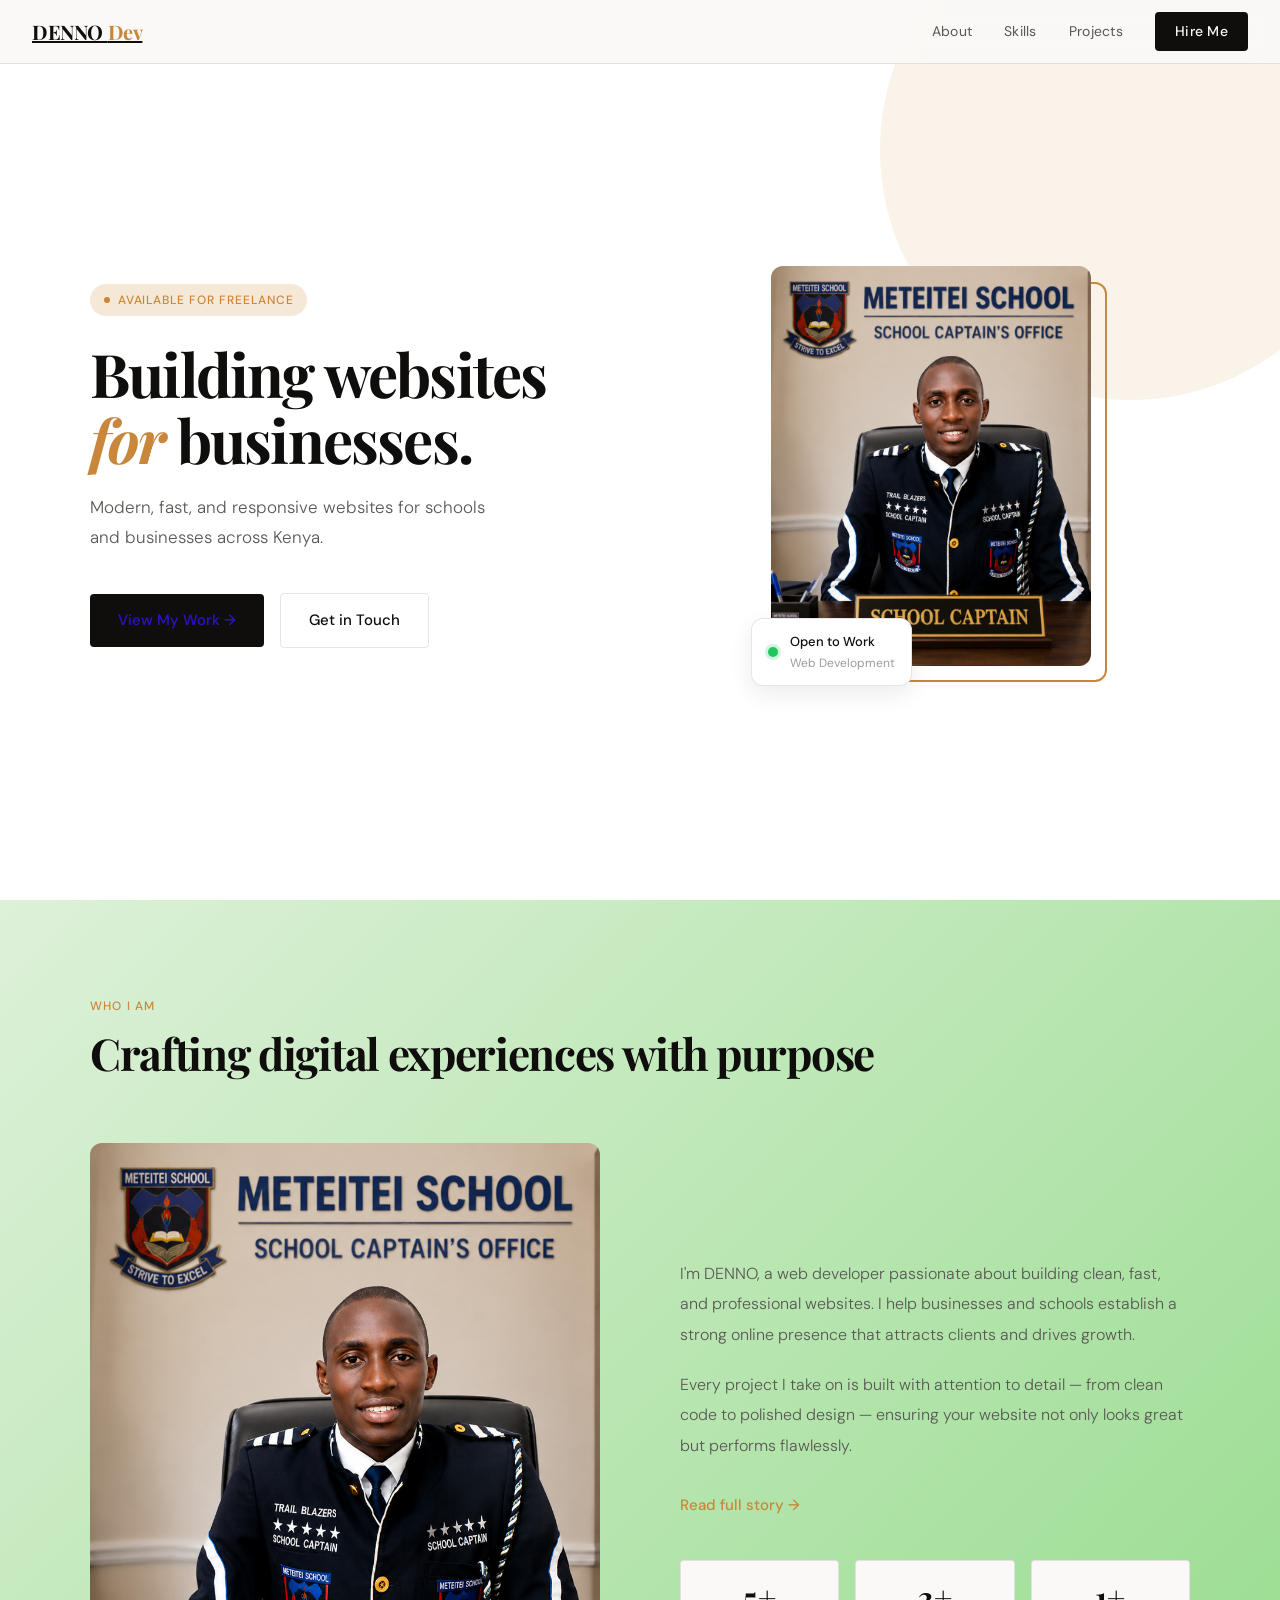
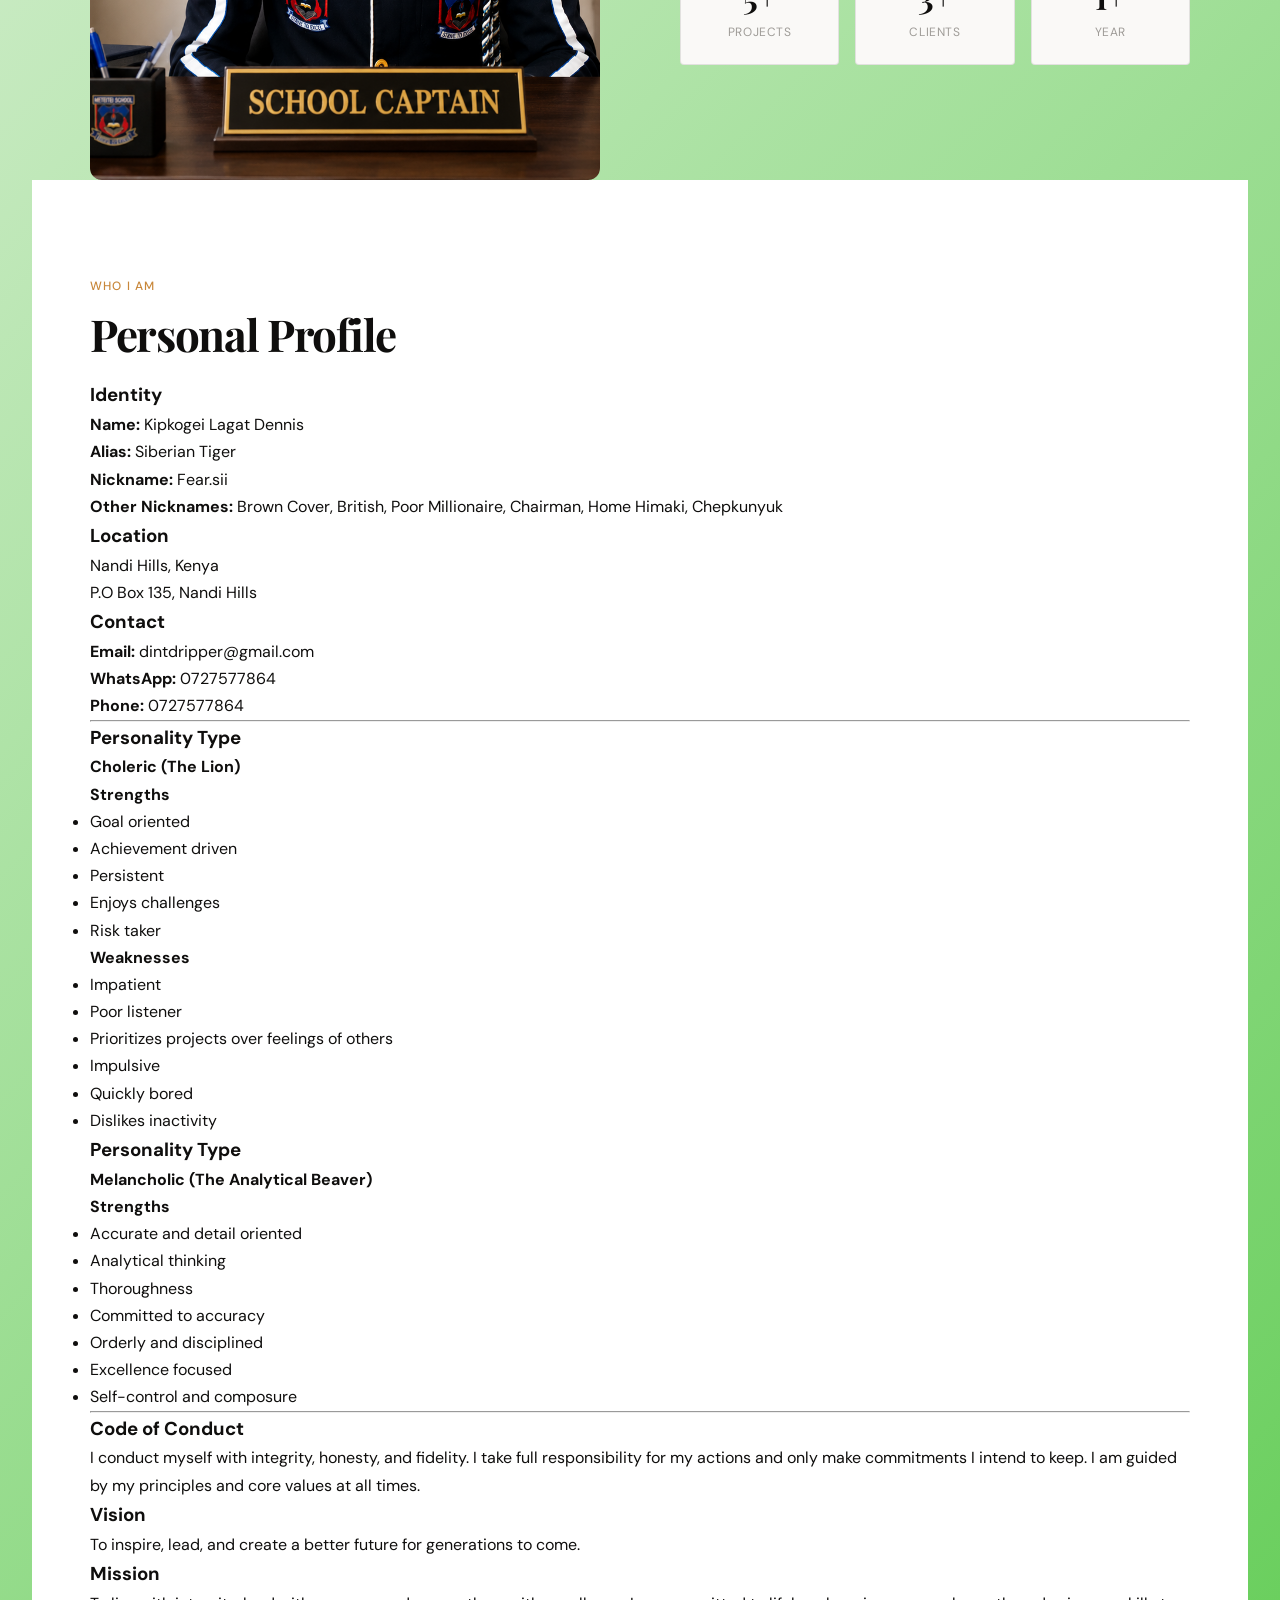
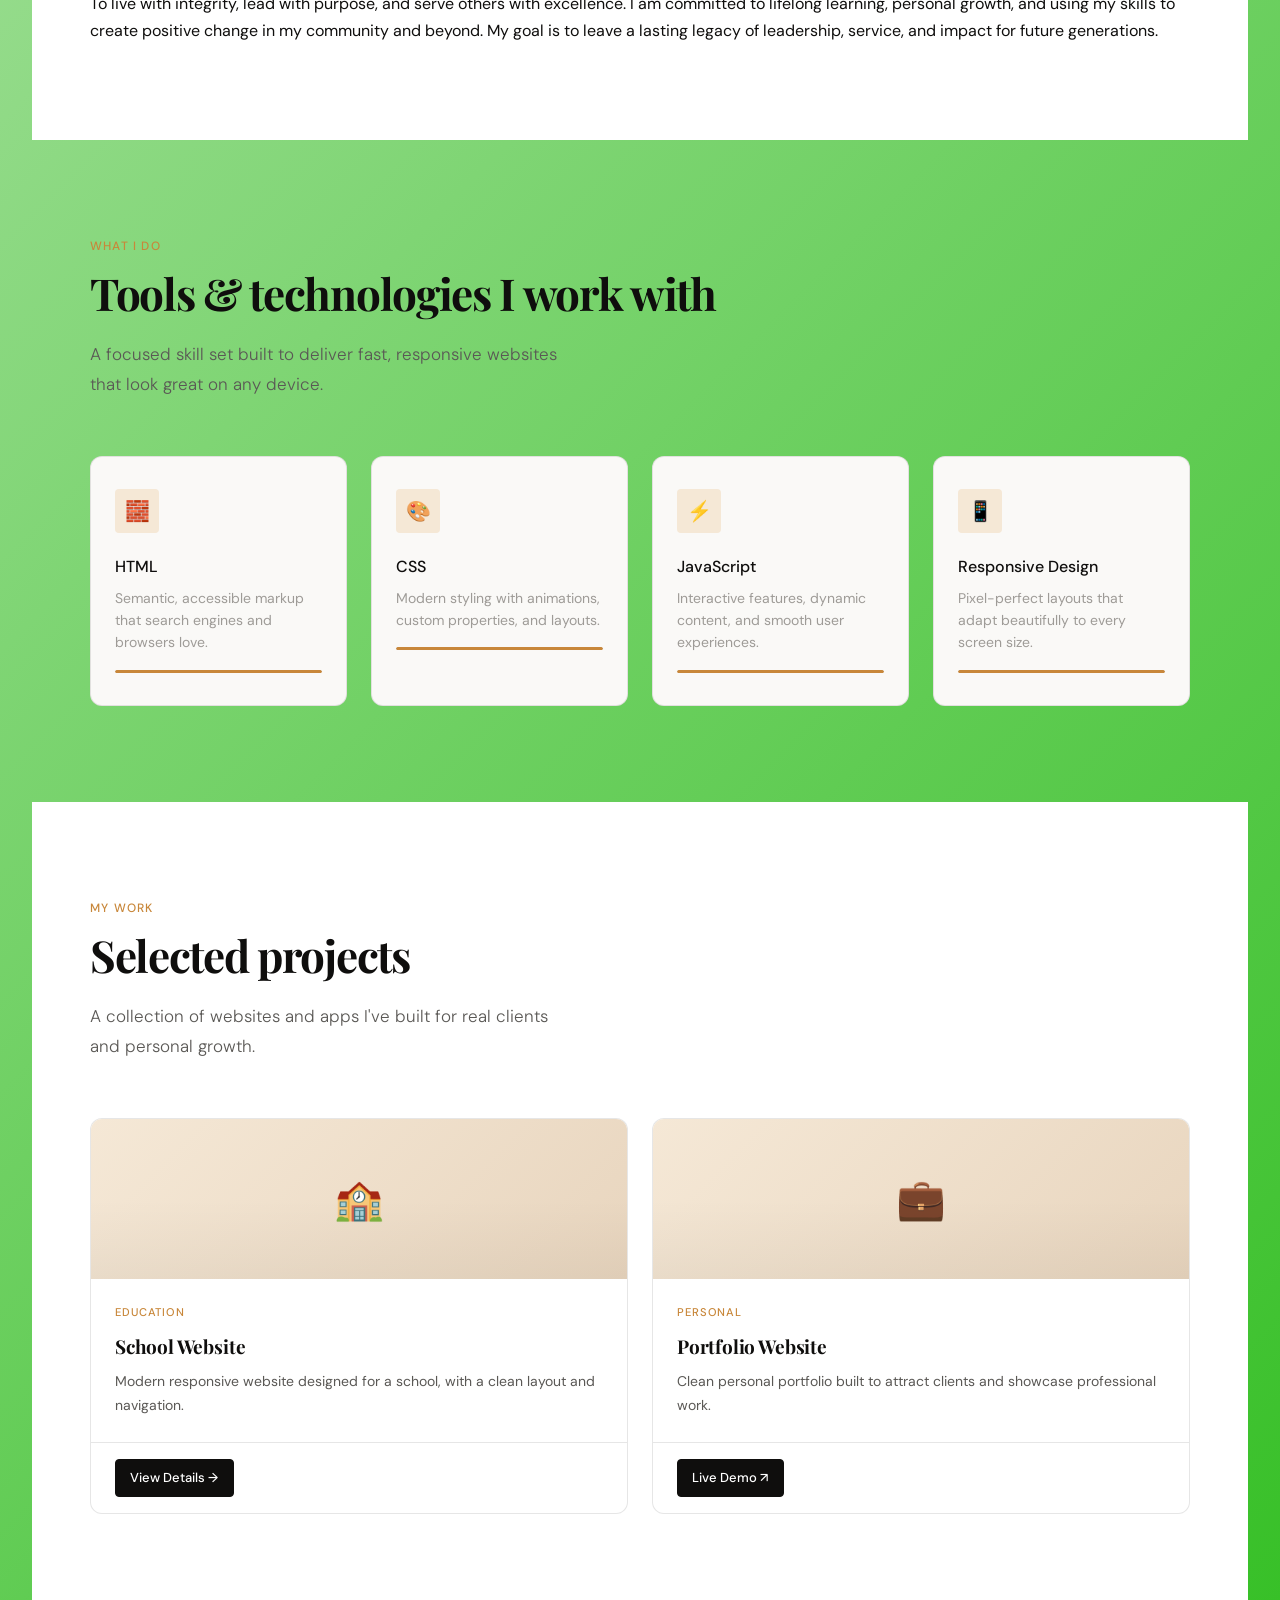
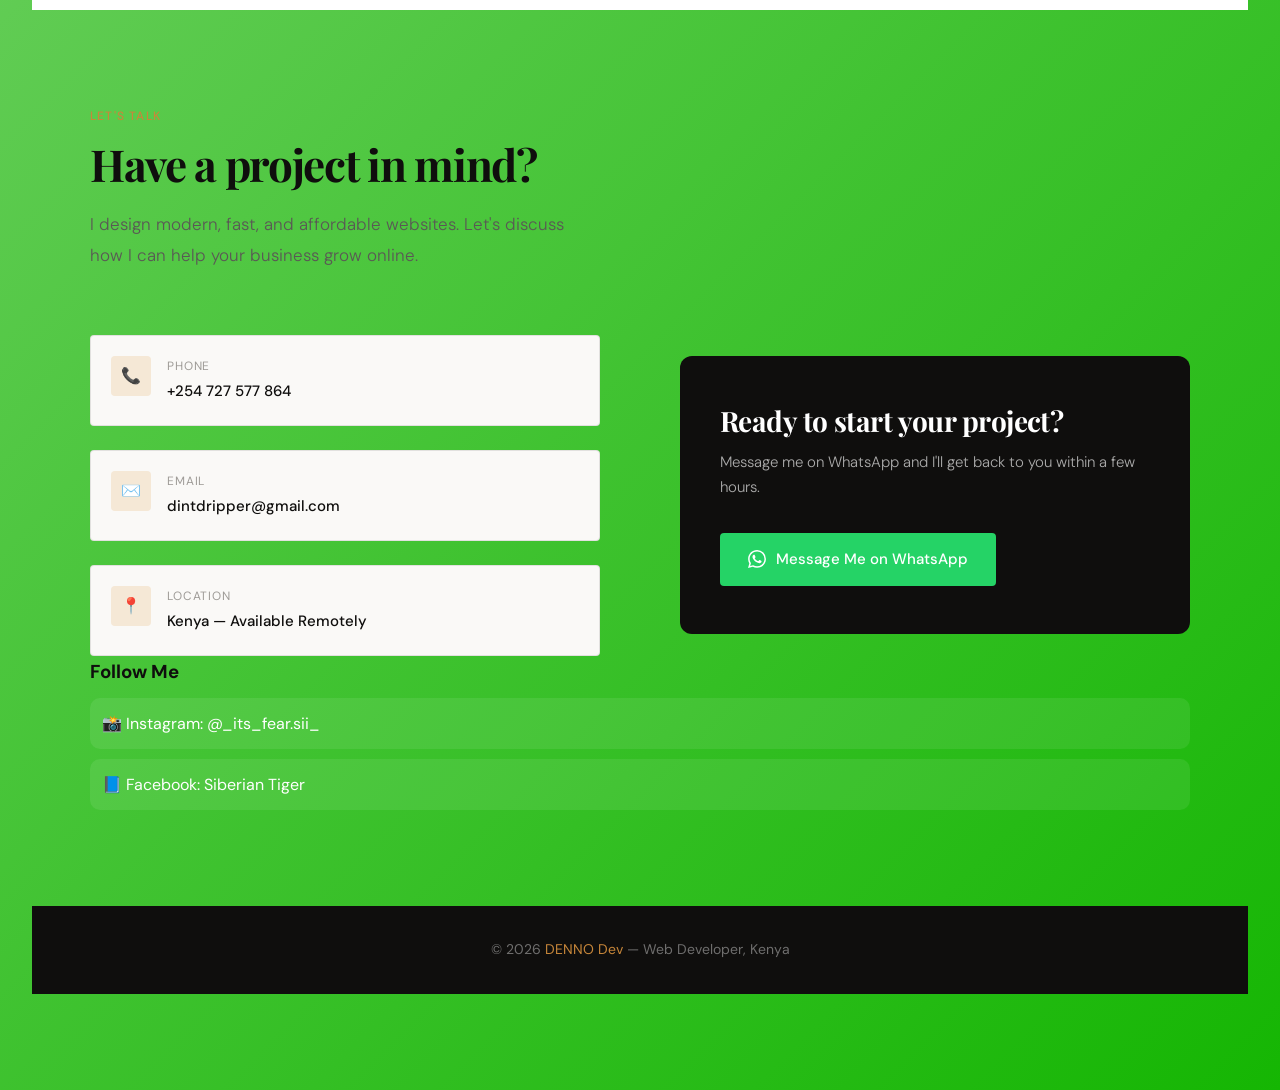
<file: index.html>
<!DOCTYPE html>
<html lang="en">
<head>
<meta charset="UTF-8">
<meta name="viewport" content="width=device-width, initial-scale=1.0">
<title>DENNO — Web Developer</title>
<link href="https://fonts.googleapis.com/css2?family=Playfair+Display:wght@400;700&family=DM+Sans:wght@300;400;500&display=swap" rel="stylesheet">

<link rel="stylesheet" href="style.css">

</head>
<body>

<header>
  <a href="#" class="logo">DENNO <span>Dev</span></a>
  <nav id="nav">
    <a href="#about">About</a>
    <a href="#skills">Skills</a>
    <a href="#projects">Projects</a>
    <a href="#contact" class="nav-cta">Hire Me</a>
  </nav>
  <div class="hamburger" id="hamburger" aria-label="Menu">
    <span></span><span></span><span></span>
  </div>
</header>

<!-- HERO -->
<section class="hero">
  <div class="hero-inner">
    <div class="hero-text">
      <div class="hero-tag">Available for freelance</div>
      <h1 class="hero-title">
        Building websites <em>for</em> businesses.
      </h1>
      <p class="hero-sub">
        Modern, fast, and responsive websites for schools and businesses across Kenya.
      </p>
      <div class="hero-actions">
        <a href="#projects" class="btn-primary">View My Work →</a>
        <a href="#contact" class="btn-ghost">Get in Touch</a>
      </div>
    </div>

    <div class="hero-visual">
      <div class="profile-frame">
        <img src="images/denno.jpg" alt="DENNO, Web Developer">
        <div class="profile-badge">
          <div>
            <div class="badge-dot"></div>
          </div>
          <div>
            <div class="badge-text">Open to Work</div>
            <div class="badge-sub">Web Development</div>
          </div>
        </div>
      </div>
    </div>
  </div>
</section>

<!-- ABOUT -->
<section id="about">
  <div class="section-inner">
    <span class="section-label">Who I am</span>
    <h2 class="section-title">Crafting digital experiences with purpose</h2>
    <div class="about-grid reveal">
      <div class="about-img-wrap">
        <img src="images/denno.jpg" alt="DENNO working">
      </div>
      <div class="about-text">
        <p>
          I'm DENNO, a web developer passionate about building clean, fast, and professional websites.
          I help businesses and schools establish a strong online presence that attracts clients and drives growth.
        </p>
        <p>
          Every project I take on is built with attention to detail — from clean code to polished design —
          ensuring your website not only looks great but performs flawlessly.
        </p>
        <a href="about.html" class="link-arrow">Read full story →</a>

        <div class="stat-row">
          <div class="stat-card">
            <span class="stat-num">5+</span>
            <span class="stat-label">Projects</span>
          </div>
          <div class="stat-card">
            <span class="stat-num">3+</span>
            <span class="stat-label">Clients</span>
          </div>
          <div class="stat-card">
            <span class="stat-num">1+</span>
            <span class="stat-label">Year</span>
          </div>
        </div>
      </div>
    </div>
  </div>

  <section id="about">
  <div class="section-inner">

    <span class="section-label">Who I Am</span>
    <h2 class="section-title">Personal Profile</h2>

    <div class="glass">

      <h3>Identity</h3>
      <p><b>Name:</b> Kipkogei Lagat Dennis</p>
      <p><b>Alias:</b> Siberian Tiger</p>
      <p><b>Nickname:</b> Fear.sii</p>
      <p><b>Other Nicknames:</b> Brown Cover, British, Poor Millionaire, Chairman, Home Himaki, Chepkunyuk</p>

      <h3>Location</h3>
      <p>Nandi Hills, Kenya</p>
      <p>P.O Box 135, Nandi Hills</p>

      <h3>Contact</h3>
      <p><b>Email:</b> dintdripper@gmail.com</p>
      <p><b>WhatsApp:</b> 0727577864</p>
      <p><b>Phone:</b> 0727577864</p>

      <hr>

      <h3>Personality Type</h3>
      <p><b>Choleric (The Lion)</b></p>

      <h4>Strengths</h4>
      <ul>
        <li>Goal oriented</li>
        <li>Achievement driven</li>
        <li>Persistent</li>
        <li>Enjoys challenges</li>
        <li>Risk taker</li>
      </ul>

      <h4>Weaknesses</h4>
      <ul>
        <li>Impatient</li>
        <li>Poor listener</li>
        <li>Prioritizes projects over feelings of others</li>
        <li>Impulsive</li>
        <li>Quickly bored</li>
        <li>Dislikes inactivity</li>
      </ul>

      <h3>Personality Type</h3>
      <p><b>Melancholic (The Analytical Beaver)</b></p>

      <h4>Strengths</h4>
      <ul>
        <li>Accurate and detail oriented</li>
        <li>Analytical thinking</li>
        <li>Thoroughness</li>
        <li>Committed to accuracy</li>
        <li>Orderly and disciplined</li>
        <li>Excellence focused</li>
        <li>Self-control and composure</li>
      </ul>

      <hr>

      <h3>Code of Conduct</h3>
      <p>
        I conduct myself with integrity, honesty, and fidelity.
        I take full responsibility for my actions and only make commitments I intend to keep.
        I am guided by my principles and core values at all times.
      </p>

      <h3>Vision</h3>
      <p>
        To inspire, lead, and create a better future for generations to come.
      </p>

      <h3>Mission</h3>
      <p>
        To live with integrity, lead with purpose, and serve others with excellence.
        I am committed to lifelong learning, personal growth, and using my skills to create positive change in my community and beyond.
        My goal is to leave a lasting legacy of leadership, service, and impact for future generations.
      </p>

    </div>
  </div>
</section>

<!-- SKILLS -->
<section id="skills">
  <div class="section-inner">
    <span class="section-label">What I do</span>
    <h2 class="section-title">Tools & technologies I work with</h2>
    <p class="section-lead">A focused skill set built to deliver fast, responsive websites that look great on any device.</p>

    <div class="skills-grid reveal">
      <div class="skill-card">
        <div class="skill-icon">🧱</div>
        <div class="skill-name">HTML</div>
        <div class="skill-desc">Semantic, accessible markup that search engines and browsers love.</div>
        <div class="skill-bar-wrap">
          <div class="skill-bar-track"><div class="skill-bar-fill"></div></div>
        </div>
      </div>
      <div class="skill-card">
        <div class="skill-icon">🎨</div>
        <div class="skill-name">CSS</div>
        <div class="skill-desc">Modern styling with animations, custom properties, and layouts.</div>
        <div class="skill-bar-wrap">
          <div class="skill-bar-track"><div class="skill-bar-fill"></div></div>
        </div>
      </div>
      <div class="skill-card">
        <div class="skill-icon">⚡</div>
        <div class="skill-name">JavaScript</div>
        <div class="skill-desc">Interactive features, dynamic content, and smooth user experiences.</div>
        <div class="skill-bar-wrap">
          <div class="skill-bar-track"><div class="skill-bar-fill"></div></div>
        </div>
      </div>
      <div class="skill-card">
        <div class="skill-icon">📱</div>
        <div class="skill-name">Responsive Design</div>
        <div class="skill-desc">Pixel-perfect layouts that adapt beautifully to every screen size.</div>
        <div class="skill-bar-wrap">
          <div class="skill-bar-track"><div class="skill-bar-fill"></div></div>
        </div>
      </div>
    </div>
   
  </div>
</section>

<!-- PROJECTS -->
<section id="projects">
  <div class="section-inner">
    <span class="section-label">My work</span>
    <h2 class="section-title">Selected projects</h2>
    <p class="section-lead">A collection of websites and apps I've built for real clients and personal growth.</p>

    <div class="projects-grid reveal">

      <div class="project-card">
        <div class="project-thumb">🏫</div>
        <div class="project-body">
          <div class="project-type">Education</div>
          <div class="project-name">School Website</div>
          <div class="project-desc">Modern responsive website designed for a school, with a clean layout and navigation.</div>
        </div>
        <div class="project-foot">
          <a href="project1.html" class="project-link primary">View Details →</a>
        </div>
      </div>

      <div class="project-card">
        <div class="project-thumb">💼</div>
        <div class="project-body">
          <div class="project-type">Personal</div>
          <div class="project-name">Portfolio Website</div>
          <div class="project-desc">Clean personal portfolio built to attract clients and showcase professional work.</div>
        </div>
        <div class="project-foot">
          <a href="https://siberian334-tech.github.io/My-site/" class="project-link primary">Live Demo ↗</a>
        </div>

    </div>
  </div>
</section>

<!-- CONTACT -->
<section id="contact">
  <div class="section-inner">
    <span class="section-label">Let's talk</span>
    <h2 class="section-title">Have a project in mind?</h2>
    <p class="section-lead">I design modern, fast, and affordable websites. Let's discuss how I can help your business grow online.</p>

    <div class="contact-wrap reveal">
      <div class="contact-info">
        <div class="contact-item">
          <div class="contact-icon">📞</div>
          <div>
            <div class="contact-label">Phone</div>
            <div class="contact-value">+254 727 577 864</div>
          </div>
        </div>
        <div class="contact-item">
          <div class="contact-icon">✉️</div>
          <div>
            <div class="contact-label">Email</div>
            <div class="contact-value">dintdripper@gmail.com</div>
          </div>
        </div>
        <div class="contact-item">
          <div class="contact-icon">📍</div>
          <div>
            <div class="contact-label">Location</div>
            <div class="contact-value">Kenya — Available Remotely</div>
          </div>
        </div>
      </div>

      <div class="contact-cta">
        <div class="cta-card">
          <h3>Ready to start your project?</h3>
          <p>Message me on WhatsApp and I'll get back to you within a few hours.</p>
          <a href="https://wa.me/254727577864?text=Hello%20DENNO,%20I%20need%20a%20website" class="btn-wa" target="_blank" rel="noopener">
            <svg width="18" height="18" viewBox="0 0 24 24" fill="currentColor"><path d="M17.472 14.382c-.297-.149-1.758-.867-2.03-.967-.273-.099-.471-.148-.67.15-.197.297-.767.966-.94 1.164-.173.199-.347.223-.644.075-.297-.15-1.255-.463-2.39-1.475-.883-.788-1.48-1.761-1.653-2.059-.173-.297-.018-.458.13-.606.134-.133.298-.347.446-.52.149-.174.198-.298.298-.497.099-.198.05-.371-.025-.52-.075-.149-.669-1.612-.916-2.207-.242-.579-.487-.5-.669-.51-.173-.008-.371-.01-.57-.01-.198 0-.52.074-.792.372-.272.297-1.04 1.016-1.04 2.479 0 1.462 1.065 2.875 1.213 3.074.149.198 2.096 3.2 5.077 4.487.709.306 1.262.489 1.694.625.712.227 1.36.195 1.871.118.571-.085 1.758-.719 2.006-1.413.248-.694.248-1.289.173-1.413-.074-.124-.272-.198-.57-.347m-5.421 7.403h-.004a9.87 9.87 0 01-5.031-1.378l-.361-.214-3.741.982.998-3.648-.235-.374a9.86 9.86 0 01-1.51-5.26c.001-5.45 4.436-9.884 9.888-9.884 2.64 0 5.122 1.03 6.988 2.898a9.825 9.825 0 012.893 6.994c-.003 5.45-4.437 9.884-9.885 9.884m8.413-18.297A11.815 11.815 0 0012.05 0C5.495 0 .16 5.335.157 11.892c0 2.096.547 4.142 1.588 5.945L.057 24l6.305-1.654a11.882 11.882 0 005.683 1.448h.005c6.554 0 11.89-5.335 11.893-11.893a11.821 11.821 0 00-3.48-8.413z"/></svg>
            Message Me on WhatsApp
          </a>
        </div>
      </div>
    </div>

    <h3>Follow Me</h3>

<div class="social-links">

  <a href="https://instagram.com/_its_fear.sii_" target="_blank" class="social instagram">
    📸 Instagram: @_its_fear.sii_
  </a>

  <a href="https://facebook.com/" target="_blank" class="social facebook">
    📘 Facebook: Siberian Tiger
  </a>

</div>
  </div>
</section>

<footer>
  <p>© 2026 <span>DENNO Dev</span> — Web Developer, Kenya</p>
</footer>

<script src="script.js"></script>

</body>
</html>
</file>
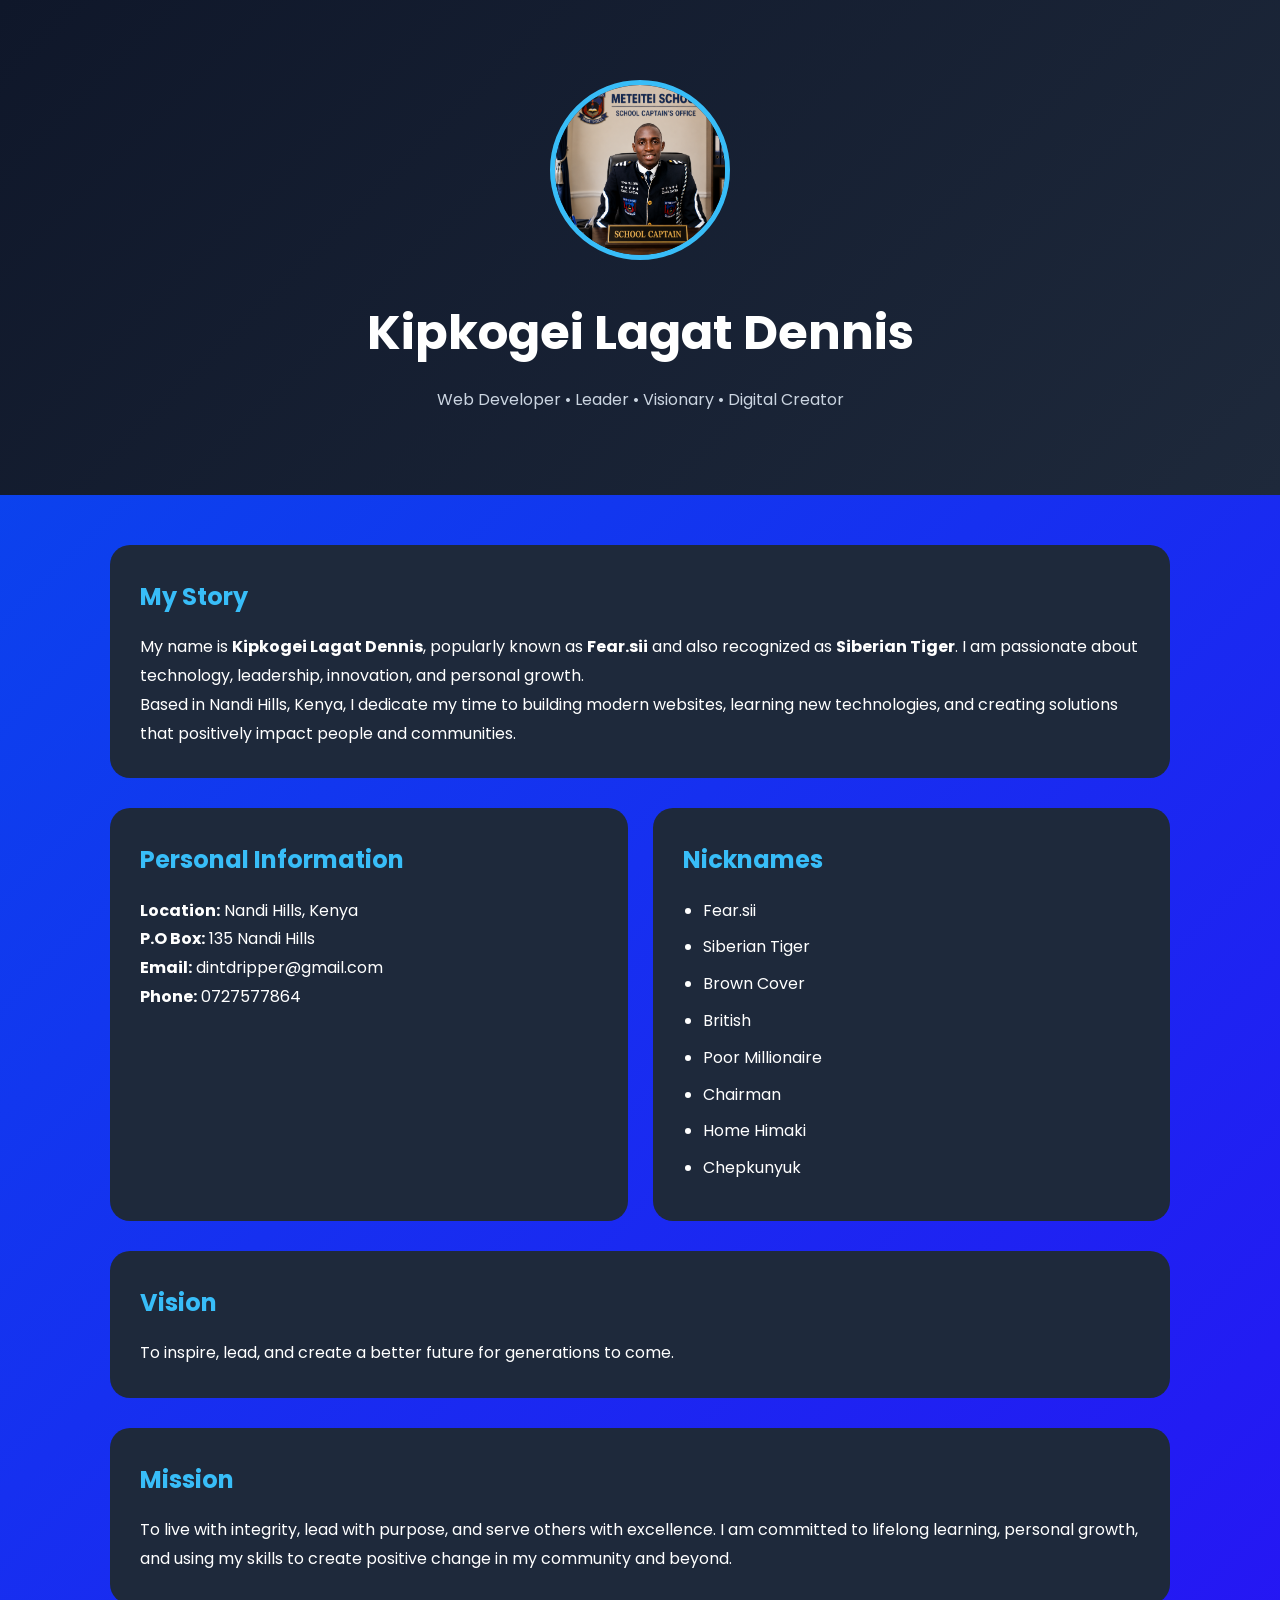
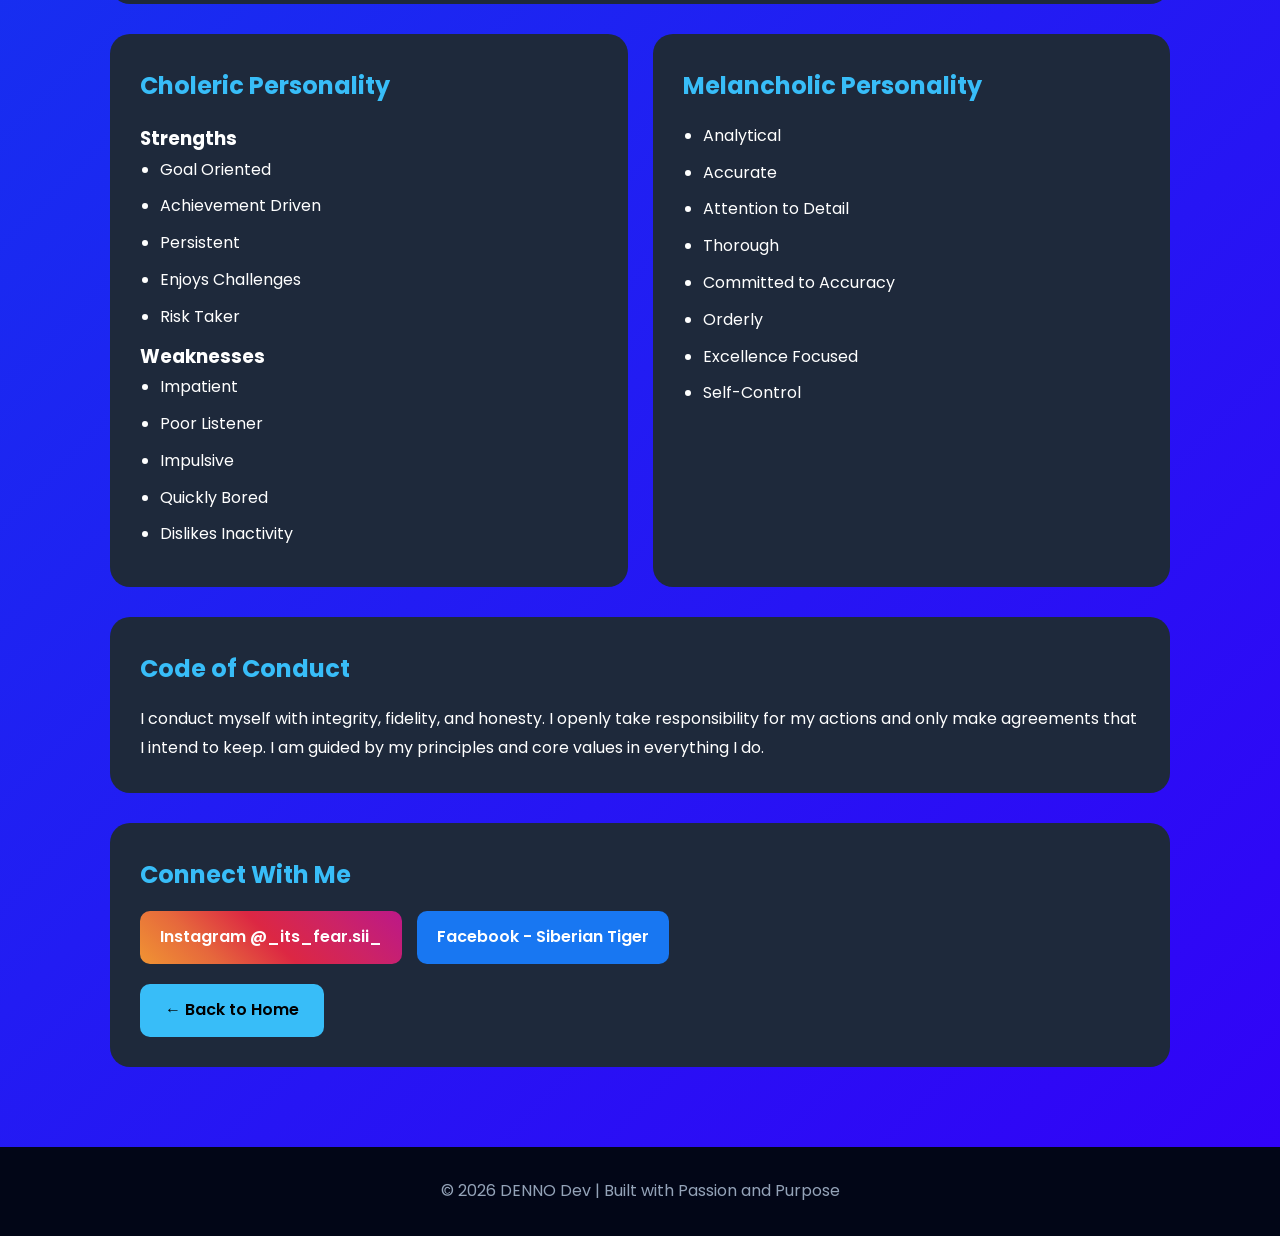
<file: about.html>
<!DOCTYPE html>
<html lang="en">
<head>
<meta charset="UTF-8">
<meta name="viewport" content="width=device-width, initial-scale=1.0">
<title>About Dennis | DENNO Dev</title>

<link href="https://fonts.googleapis.com/css2?family=Poppins:wght@300;400;500;600;700&display=swap" rel="stylesheet">

<style>
*{
    margin:0;
    padding:0;
    box-sizing:border-box;
    font-family:'Poppins',sans-serif;
}

body{
    background:linear-gradient(135deg,#064bec,#3201f7);
    color:white;
    line-height:1.8;
}

header{
    background:linear-gradient(135deg,#0f172a,#1e293b);
    padding:80px 20px;
    text-align:center;
}

header img{
    width:180px;
    height:180px;
    border-radius:50%;
    object-fit:cover;
    border:5px solid #38bdf8;
    margin-bottom:20px;
}

header h1{
    font-size:3rem;
}

header p{
    color:#cbd5e1;
    margin-top:10px;
}

.container{
    max-width:1100px;
    margin:auto;
    padding:50px 20px;
}

.card{
    background:#1e293b;
    padding:30px;
    border-radius:20px;
    margin-bottom:30px;
}

.card h2{
    color:#38bdf8;
    margin-bottom:15px;
}

.grid{
    display:grid;
    grid-template-columns:repeat(auto-fit,minmax(300px,1fr));
    gap:25px;
}

ul{
    padding-left:20px;
}

li{
    margin-bottom:8px;
}

.socials{
    display:flex;
    gap:15px;
    flex-wrap:wrap;
}

.socials a{
    text-decoration:none;
    color:white;
    padding:12px 20px;
    border-radius:10px;
    font-weight:600;
}

.instagram{
    background:linear-gradient(45deg,#f09433,#e6683c,#dc2743,#cc2366,#bc1888);
}

.facebook{
    background:#1877f2;
}

.back-btn{
    display:inline-block;
    margin-top:20px;
    padding:12px 25px;
    background:#38bdf8;
    color:#000;
    text-decoration:none;
    border-radius:10px;
    font-weight:600;
}

footer{
    text-align:center;
    padding:30px;
    background:#020617;
    color:#94a3b8;
}
</style>
</head>

<body>

<header>
    <img src="images/denno.jpg" alt="Dennis">
    <h1>Kipkogei Lagat Dennis</h1>
    <p>Web Developer • Leader • Visionary • Digital Creator</p>
</header>

<div class="container">

    <div class="card">
        <h2>My Story</h2>
        <p>
            My name is <strong>Kipkogei Lagat Dennis</strong>, popularly known as
            <strong>Fear.sii</strong> and also recognized as
            <strong>Siberian Tiger</strong>. I am passionate about technology,
            leadership, innovation, and personal growth.
        </p>

        <p>
            Based in Nandi Hills, Kenya, I dedicate my time to building modern
            websites, learning new technologies, and creating solutions that
            positively impact people and communities.
        </p>
    </div>

    <div class="grid">

        <div class="card">
            <h2>Personal Information</h2>
            <p><strong>Location:</strong> Nandi Hills, Kenya</p>
            <p><strong>P.O Box:</strong> 135 Nandi Hills</p>
            <p><strong>Email:</strong> dintdripper@gmail.com</p>
            <p><strong>Phone:</strong> 0727577864</p>
        </div>

        <div class="card">
            <h2>Nicknames</h2>
            <ul>
                <li>Fear.sii</li>
                <li>Siberian Tiger</li>
                <li>Brown Cover</li>
                <li>British</li>
                <li>Poor Millionaire</li>
                <li>Chairman</li>
                <li>Home Himaki</li>
                <li>Chepkunyuk</li>
            </ul>
        </div>

    </div>

    <div class="card">
        <h2>Vision</h2>
        <p>
            To inspire, lead, and create a better future for generations to come.
        </p>
    </div>

    <div class="card">
        <h2>Mission</h2>
        <p>
            To live with integrity, lead with purpose, and serve others with
            excellence. I am committed to lifelong learning, personal growth,
            and using my skills to create positive change in my community and beyond.
        </p>
    </div>

    <div class="grid">

        <div class="card">
            <h2>Choleric Personality</h2>

            <h3>Strengths</h3>
            <ul>
                <li>Goal Oriented</li>
                <li>Achievement Driven</li>
                <li>Persistent</li>
                <li>Enjoys Challenges</li>
                <li>Risk Taker</li>
            </ul>

            <h3>Weaknesses</h3>
            <ul>
                <li>Impatient</li>
                <li>Poor Listener</li>
                <li>Impulsive</li>
                <li>Quickly Bored</li>
                <li>Dislikes Inactivity</li>
            </ul>
        </div>

        <div class="card">
            <h2>Melancholic Personality</h2>

            <ul>
                <li>Analytical</li>
                <li>Accurate</li>
                <li>Attention to Detail</li>
                <li>Thorough</li>
                <li>Committed to Accuracy</li>
                <li>Orderly</li>
                <li>Excellence Focused</li>
                <li>Self-Control</li>
            </ul>
        </div>

    </div>

    <div class="card">
        <h2>Code of Conduct</h2>
        <p>
            I conduct myself with integrity, fidelity, and honesty.
            I openly take responsibility for my actions and only make
            agreements that I intend to keep. I am guided by my principles
            and core values in everything I do.
        </p>
    </div>

    <div class="card">
        <h2>Connect With Me</h2>

        <div class="socials">

            <a href="https://instagram.com/_its_fear.sii_" target="_blank" class="instagram">
                Instagram @_its_fear.sii_
            </a>

            <a href="https://facebook.com/" target="_blank" class="facebook">
                Facebook - Siberian Tiger
            </a>

        </div>

        <a href="index.html" class="back-btn">
            ← Back to Home
        </a>
    </div>

</div>

<footer>
    © 2026 DENNO Dev | Built with Passion and Purpose
</footer>

</body>
</html>
</file>
<file: style.css>
*, *::before, *::after { margin: 0; padding: 0; box-sizing: border-box; }
 
  :root {
    --ink: #0f0e0d;
    --ink-muted: #5a5855;
    --ink-faint: #9e9b97;
    --bg: #faf9f7;
    --bg-card: #ffffff;
    --bg-dark: #0f0e0d;
    --accent: #c8873a;
    --accent-light: #f5e8d6;
    --border: rgba(15,14,13,0.1);
    --serif: 'Playfair Display', Georgia, serif;
    --sans: 'DM Sans', sans-serif;
    --radius: 4px;
    --radius-lg: 12px;
    --transition: 0.3s cubic-bezier(0.4,0,0.2,1);
  }
 
  html { scroll-behavior: smooth; }
 
  body {
    font-family: var(--sans);
    background: linear-gradient(135deg, var(--bg) 0%, #15b603 100%);
    color: var(--ink);
    font-size: 16px;
    line-height: 1.7;
    -webkit-font-smoothing: antialiased;
  }
 
  /* ─── NAV ─────────────────────────────────────────── */
  header {
    position: fixed;
    top: 0; left: 0; right: 0;
    z-index: 100;
    padding: 0 2rem;
    height: 64px;
    display: flex;
    align-items: center;
    justify-content: space-between;
    background: rgba(250,249,247,0.92);
    -webkit-backdrop-filter: blur(12px);
    backdrop-filter: blur(12px);
    border-bottom: 1px solid var(--border);
  }
 
  .logo {
    font-family: var(--serif);
    font-size: 1.25rem;
    font-weight: 700;
    letter-spacing: -0.02em;
    color: var(--ink);
  }
  .logo span { color: var(--accent); }
 
  nav { display: flex; align-items: center; gap: 2rem; }
  nav a {
    font-size: 0.875rem;
    font-weight: 400;
    color: var(--ink-muted);
    text-decoration: none;
    letter-spacing: 0.02em;
    transition: color var(--transition);
  }
  nav a:hover { color: var(--ink); }
 
  .nav-cta {
    background: var(--ink) !important;
    color: var(--bg) !important;
    padding: 0.5rem 1.25rem;
    border-radius: var(--radius);
    font-weight: 500 !important;
    font-size: 0.875rem !important;
    transition: background var(--transition), transform var(--transition) !important;
  }
  .nav-cta:hover { background: var(--accent) !important; transform: translateY(-1px); }
 
  .hamburger { display: none; flex-direction: column; gap: 5px; cursor: pointer; }
  .hamburger span { width: 22px; height: 1.5px; background: var(--ink); display: block; transition: var(--transition); }
 
  /* ─── HERO ─────────────────────────────────────────── */
  .hero {
    min-height: 100vh;
    display: flex;
    align-items: center;
    padding: 6rem 2rem 4rem;
    position: relative;
    overflow: hidden;
  }
 
  .hero::before {
    content: '';
    position: absolute;
    top: -100px; right: -100px;
    width: 500px; height: 500px;
    border-radius: 50%;
    background: var(--accent-light);
    opacity: 0.5;
    pointer-events: none;
  }
 
  .hero-inner {
    max-width: 1100px;
    margin: 0 auto;
    width: 100%;
    display: grid;
    grid-template-columns: 1fr 1fr;
    align-items: center;
    gap: 4rem;
  }
 
  .hero-text { position: relative; z-index: 1; }
 
  .hero-tag {
    display: inline-flex;
    align-items: center;
    gap: 0.5rem;
    background: var(--accent-light);
    color: var(--accent);
    font-size: 0.75rem;
    font-weight: 500;
    letter-spacing: 0.08em;
    text-transform: uppercase;
    padding: 0.35rem 0.85rem;
    border-radius: 100px;
    margin-bottom: 1.5rem;
  }
  .hero-tag::before { content: ''; width: 6px; height: 6px; border-radius: 50%; background: var(--accent); display: block; }
 
  .hero-title {
    font-family: var(--serif);
    font-size: clamp(2.5rem, 5vw, 3.75rem);
    line-height: 1.1;
    letter-spacing: -0.03em;
    font-weight: 700;
    color: var(--ink);
    margin-bottom: 1.25rem;
  }
  .hero-title em { color: var(--accent); font-style: italic; }
 
  .hero-sub {
    font-size: 1.0625rem;
    color: var(--ink-muted);
    max-width: 420px;
    margin-bottom: 2.5rem;
    font-weight: 300;
    line-height: 1.8;
  }
 
  .hero-actions { display: flex; align-items: center; gap: 1rem; flex-wrap: wrap; }
 
  .btn-primary {
    display: inline-flex;
    align-items: center;
    gap: 0.5rem;
    background: var(--ink);
    color: #2c13ca;
    text-decoration: none;
    padding: 0.875rem 1.75rem;
    border-radius: var(--radius);
    font-size: 0.9375rem;
    font-weight: 500;
    transition: background var(--transition), transform var(--transition);
  }
  .btn-primary:hover { background: var(--accent); transform: translateY(-2px); }
 
  .btn-ghost {
    display: inline-flex;
    align-items: center;
    gap: 0.5rem;
    color: var(--ink);
    text-decoration: none;
    padding: 0.875rem 1.75rem;
    border-radius: var(--radius);
    font-size: 0.9375rem;
    font-weight: 500;
    border: 1px solid var(--border);
    transition: border-color var(--transition), background var(--transition);
  }
  .btn-ghost:hover { border-color: var(--ink); background: rgba(15,14,13,0.04); }
 
  .hero-visual {
    position: relative;
    display: flex;
    justify-content: center;
  }
 
  .profile-frame {
    position: relative;
    width: 320px;
    height: 400px;
  }
 
  .profile-frame::before {
    content: '';
    position: absolute;
    top: 16px; left: 16px;
    right: -16px; bottom: -16px;
    border: 2px solid var(--accent);
    border-radius: var(--radius-lg);
    z-index: 0;
  }
 
  .profile-frame img {
    position: relative;
    z-index: 1;
    width: 100%;
    height: 100%;
    object-fit: cover;
    border-radius: var(--radius-lg);
    display: block;
  }
 
  .profile-badge {
    position: absolute;
    bottom: -20px;
    left: -20px;
    z-index: 2;
    background: var(--bg-card);
    border: 1px solid var(--border);
    border-radius: var(--radius-lg);
    padding: 0.75rem 1rem;
    display: flex;
    align-items: center;
    gap: 0.75rem;
    box-shadow: 0 8px 24px rgba(0,0,0,0.08);
  }
  .badge-dot {
    width: 10px; height: 10px;
    border-radius: 50%;
    background: #22c55e;
    box-shadow: 0 0 0 3px rgba(34,197,94,0.2);
  }
  .badge-text { font-size: 0.8125rem; font-weight: 500; color: var(--ink); }
  .badge-sub { font-size: 0.75rem; color: var(--ink-faint); }
 
  /* ─── SECTIONS ─────────────────────────────────────── */
  section {
    padding: 6rem 2rem;
  }
  section:nth-child(even) { background: var(--bg-card); }
 
  .section-inner {
    max-width: 1100px;
    margin: 0 auto;
  }
 
  .section-label {
    font-size: 0.75rem;
    font-weight: 500;
    letter-spacing: 0.1em;
    text-transform: uppercase;
    color: var(--accent);
    margin-bottom: 0.75rem;
    display: block;
  }
 
  .section-title {
    font-family: var(--serif);
    font-size: clamp(2rem, 4vw, 2.75rem);
    font-weight: 700;
    letter-spacing: -0.03em;
    line-height: 1.15;
    color: var(--ink);
    margin-bottom: 1.25rem;
  }
 
  .section-lead {
    font-size: 1.0625rem;
    color: var(--ink-muted);
    max-width: 480px;
    font-weight: 300;
    line-height: 1.8;
  }
 
  /* ─── ABOUT ─────────────────────────────────────────── */
  .about-grid {
    display: grid;
    grid-template-columns: 1fr 1fr;
    gap: 5rem;
    align-items: center;
    margin-top: 4rem;
  }
 
  .about-img-wrap {
    position: relative;
  }
  .about-img-wrap img {
    width: 100%;
    border-radius: var(--radius-lg);
    display: block;
    aspect-ratio: 4/5;
    object-fit: cover;
  }
 
  .stat-row {
    display: grid;
    grid-template-columns: repeat(3, 1fr);
    gap: 1rem;
    margin-top: 2.5rem;
  }
  .stat-card {
    background: var(--bg);
    border-radius: var(--radius);
    padding: 1.25rem 1rem;
    text-align: center;
    border: 1px solid var(--border);
  }
  .stat-num {
    font-family: var(--serif);
    font-size: 2rem;
    font-weight: 700;
    color: var(--ink);
    display: block;
    line-height: 1;
    margin-bottom: 0.25rem;
  }
  .stat-label {
    font-size: 0.75rem;
    color: var(--ink-faint);
    font-weight: 400;
    text-transform: uppercase;
    letter-spacing: 0.05em;
  }
 
  .about-text p { color: var(--ink-muted); font-weight: 300; line-height: 1.9; margin-bottom: 1.25rem; }
  .about-text .link-arrow {
    display: inline-flex;
    align-items: center;
    gap: 0.4rem;
    color: var(--accent);
    font-weight: 500;
    font-size: 0.9375rem;
    text-decoration: none;
    border-bottom: 1px solid transparent;
    transition: border-color var(--transition);
    margin-top: 0.75rem;
  }
  .about-text .link-arrow:hover { border-color: var(--accent); }
 
  /* ─── SKILLS ─────────────────────────────────────────── */
  .skills-grid {
    display: grid;
    grid-template-columns: repeat(auto-fit, minmax(220px, 1fr));
    gap: 1.5rem;
    margin-top: 3.5rem;
  }
 
  .skill-card {
    background: var(--bg);
    border: 1px solid var(--border);
    border-radius: var(--radius-lg);
    padding: 2rem 1.5rem;
    transition: border-color var(--transition), transform var(--transition);
  }
  .skill-card:hover { border-color: var(--accent); transform: translateY(-4px); }
 
  .skill-icon {
    width: 44px; height: 44px;
    background: var(--accent-light);
    border-radius: var(--radius);
    display: flex; align-items: center; justify-content: center;
    margin-bottom: 1.25rem;
    font-size: 1.25rem;
  }
 
  .skill-name {
    font-weight: 500;
    font-size: 1rem;
    color: var(--ink);
    margin-bottom: 0.4rem;
  }
  .skill-desc { font-size: 0.875rem; color: var(--ink-faint); line-height: 1.6; }
 
  .skill-bar-wrap { margin-top: 1rem; }
  .skill-bar-track {
    height: 3px;
    background: var(--border);
    border-radius: 100px;
    overflow: hidden;
  }
  .skill-bar-fill {
    width: var(--pct);
    height: 100%;
    background: var(--accent);
    border-radius: 100px;
    transform-origin: left;
    transform: scaleX(0);
    animation: fillBar 1.2s cubic-bezier(0.4,0,0.2,1) forwards;
  }
  @keyframes fillBar { to { transform: scaleX(1); } }
 
  /* ─── PROJECTS ─────────────────────────────────────────── */
  .projects-grid {
    display: grid;
    grid-template-columns: repeat(auto-fit, minmax(280px, 1fr));
    gap: 1.5rem;
    margin-top: 3.5rem;
  }
 
  .project-card {
    background: var(--bg-card);
    border: 1px solid var(--border);
    border-radius: var(--radius-lg);
    overflow: hidden;
    display: flex;
    flex-direction: column;
    transition: box-shadow var(--transition), transform var(--transition);
  }
  .project-card:hover { box-shadow: 0 16px 40px rgba(0,0,0,0.1); transform: translateY(-4px); }
 
  .project-thumb {
    height: 160px;
    background: linear-gradient(135deg, var(--accent-light) 0%, #e8d5be 100%);
    display: flex;
    align-items: center;
    justify-content: center;
    font-size: 2.5rem;
    position: relative;
    overflow: hidden;
  }
  .project-thumb::after {
    content: '';
    position: absolute;
    inset: 0;
    background: linear-gradient(to bottom, transparent 50%, rgba(0,0,0,0.04));
  }
 
  .project-body { padding: 1.5rem; flex: 1; display: flex; flex-direction: column; }
 
  .project-type {
    font-size: 0.7rem;
    font-weight: 500;
    letter-spacing: 0.08em;
    text-transform: uppercase;
    color: var(--accent);
    margin-bottom: 0.5rem;
  }
 
  .project-name {
    font-family: var(--serif);
    font-size: 1.1875rem;
    font-weight: 700;
    color: var(--ink);
    margin-bottom: 0.5rem;
    letter-spacing: -0.01em;
  }
 
  .project-desc { font-size: 0.875rem; color: var(--ink-muted); line-height: 1.7; flex: 1; }
 
  .project-foot {
    padding: 1rem 1.5rem;
    border-top: 1px solid var(--border);
    display: flex;
    gap: 0.75rem;
  }
 
  .project-link {
    display: inline-flex;
    align-items: center;
    gap: 0.35rem;
    font-size: 0.8125rem;
    font-weight: 500;
    color: var(--ink);
    text-decoration: none;
    padding: 0.45rem 0.9rem;
    border: 1px solid var(--border);
    border-radius: var(--radius);
    transition: background var(--transition), border-color var(--transition);
  }
  .project-link:hover { background: var(--ink); color: #fff; border-color: var(--ink); }
  .project-link.primary { background: var(--ink); color: #fff; border-color: var(--ink); }
  .project-link.primary:hover { background: var(--accent); border-color: var(--accent); }
 
  /* ─── CONTACT ─────────────────────────────────────────── */
  .contact-wrap {
    display: grid;
    grid-template-columns: 1fr 1fr;
    gap: 5rem;
    align-items: center;
    margin-top: 4rem;
  }
 
  .contact-info { display: flex; flex-direction: column; gap: 1.5rem; }
 
  .contact-item {
    display: flex;
    align-items: flex-start;
    gap: 1rem;
    padding: 1.25rem;
    background: var(--bg);
    border: 1px solid var(--border);
    border-radius: var(--radius);
    transition: border-color var(--transition);
  }
  .contact-item:hover { border-color: var(--accent); }
 
  .contact-icon {
    width: 40px; height: 40px;
    background: var(--accent-light);
    border-radius: var(--radius);
    display: flex; align-items: center; justify-content: center;
    font-size: 1rem;
    flex-shrink: 0;
  }
 
  .contact-label { font-size: 0.75rem; text-transform: uppercase; letter-spacing: 0.07em; color: var(--ink-faint); margin-bottom: 0.2rem; }
.contact-value { font-size: 0.9375rem; font-weight: 500; color: var(--ink); }

.contact-cta .cta-card {
    background: var(--ink);
    border-radius: var(--radius-lg);
    padding: 3rem 2.5rem;
    color: #fff;
  }
  .cta-card h3 {
    font-family: var(--serif);
    font-size: 1.75rem;
    font-weight: 700;
    line-height: 1.2;
    margin-bottom: 0.75rem;
    letter-spacing: -0.02em;
  }
  .cta-card p { color: rgba(255,255,255,0.65); font-weight: 300; margin-bottom: 2rem; font-size: 0.9375rem; }
  .cta-card .btn-wa {
    display: inline-flex;
    align-items: center;
    gap: 0.6rem;
    background: #25D366;
    color: #fff;
    text-decoration: none;
    padding: 0.875rem 1.75rem;
    border-radius: var(--radius);
    font-size: 0.9375rem;
    font-weight: 500;
    transition: opacity var(--transition), transform var(--transition);
  }
  .cta-card .btn-wa:hover { opacity: 0.9; transform: translateY(-2px); }
 .social-links{
    display:flex;
    flex-direction:column;
    gap:10px;
    margin-top:10px;
}

.social{
    padding:12px;
    border-radius:10px;
    text-decoration:none;
    color:white;
    background:rgba(255,255,255,0.08);
    transition:0.3s;
}

.social:hover{
    transform:scale(1.02);
    background:rgba(56,189,248,0.2);
}

/* Instagram gradient */
.social.instagram:hover{
    background:linear-gradient(45deg,#f9ce34,#ee2a7b,#6228d7);
}

/* Facebook blue */
.social.facebook:hover{
    background:#1877f2;
}
  /* ─── FOOTER ─────────────────────────────────────────── */
  footer {
    background: var(--ink);
    color: rgba(255,255,255,0.4);
    text-align: center;
    padding: 2rem;
    font-size: 0.875rem;
  }
  footer span { color: var(--accent); }
 
  /* ─── REVEAL ─────────────────────────────────────────── */
  .reveal { opacity: 0; transform: translateY(28px); transition: opacity 0.7s ease, transform 0.7s ease; }
  .reveal.visible { opacity: 1; transform: none; }
 
  /* ─── MOBILE ─────────────────────────────────────────── */
  @media (max-width: 768px) {
    nav { display: none; }
    nav.open { display: flex; flex-direction: column; position: fixed; top: 64px; left: 0; right: 0; background: var(--bg); padding: 1.5rem 2rem; border-bottom: 1px solid var(--border); gap: 1.25rem; }
    .hamburger { display: flex; }
 
    .hero-inner, .about-grid, .contact-wrap {
      grid-template-columns: 1fr;
      gap: 2.5rem;
    }
    .hero-visual { order: -1; }
    .profile-frame { width: 260px; height: 320px; margin: 0 auto; }
    .stat-row { grid-template-columns: repeat(3, 1fr); gap: 0.75rem; }
  }
</file>
